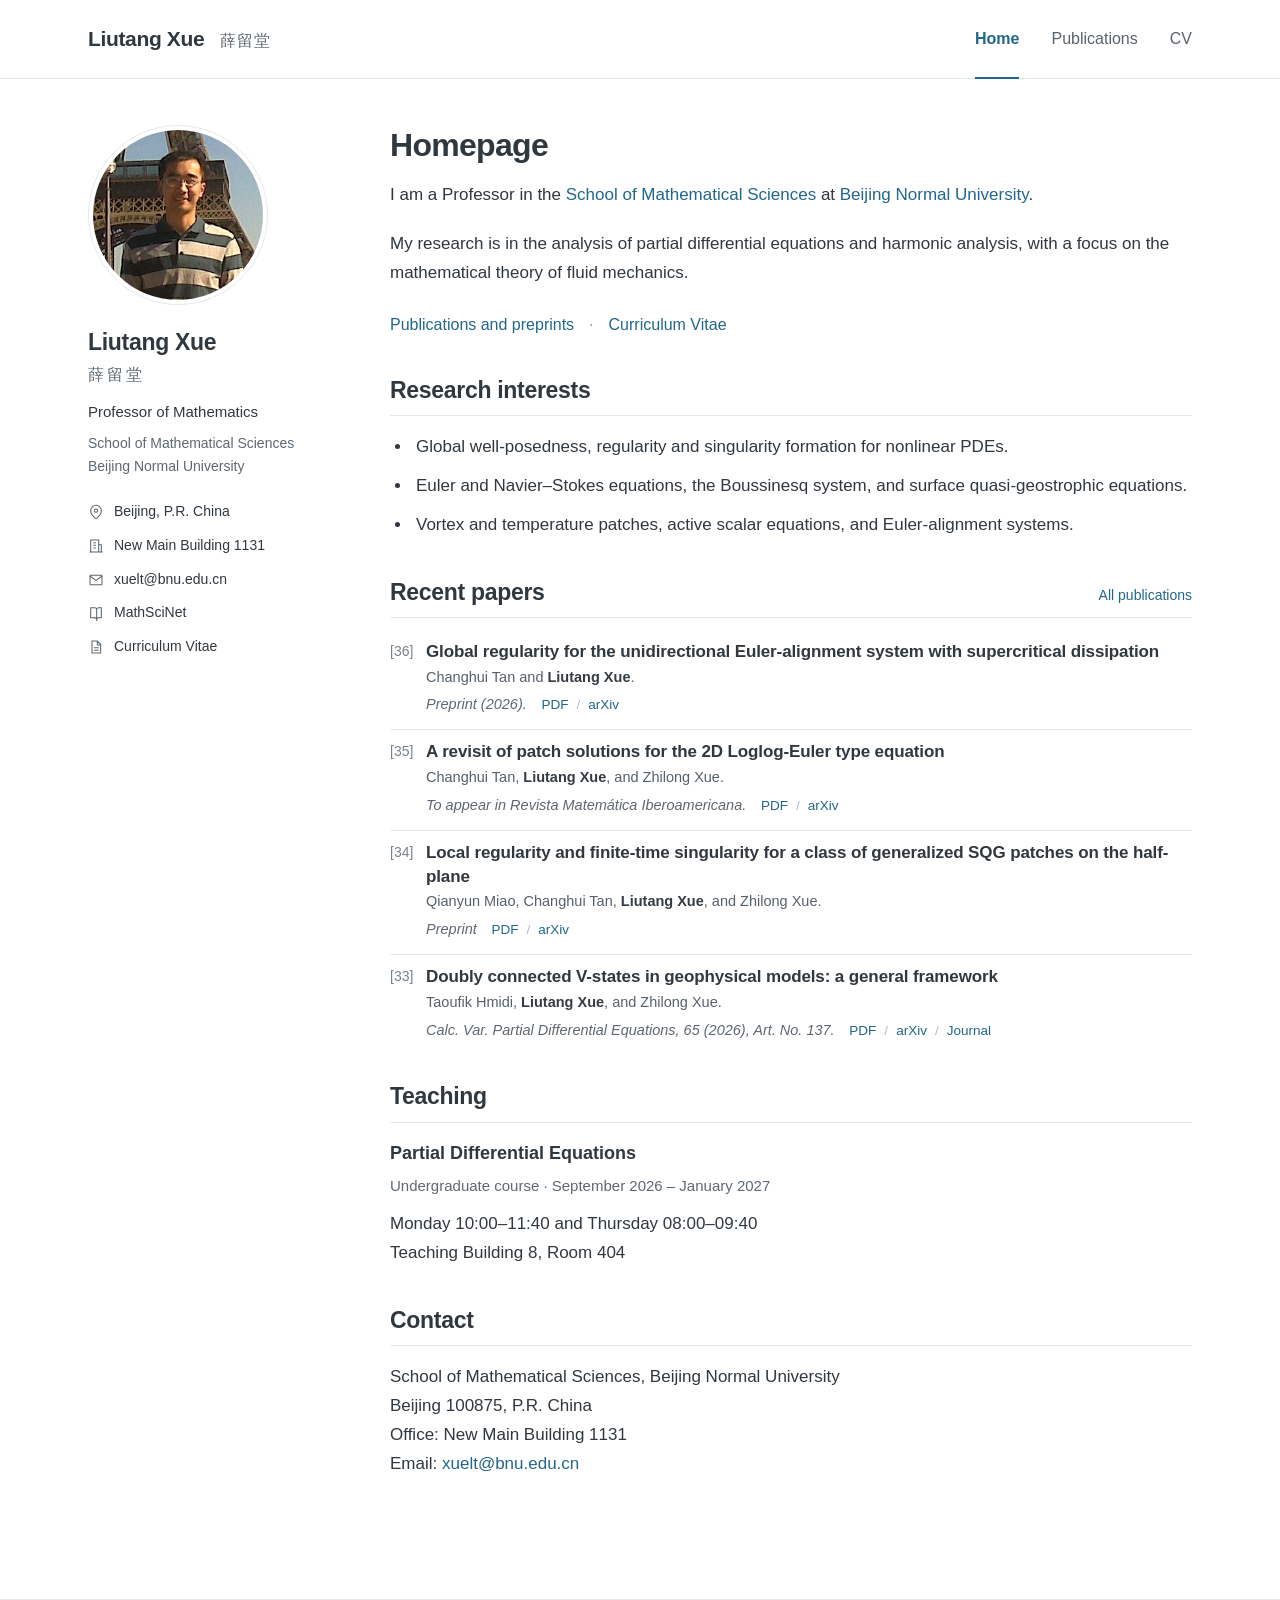
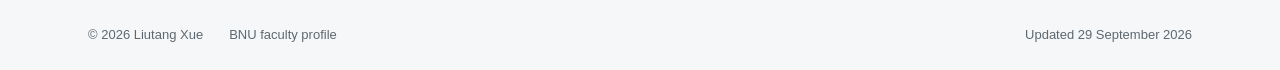
<file: index.html>
<!doctype html>
<html lang="en">
<head>
<meta charset="utf-8">
<meta name="viewport" content="width=device-width, initial-scale=1">
<meta name="description" content="Homepage — Liutang Xue, School of Mathematical Sciences, Beijing Normal University. Research in partial differential equations and mathematical fluid dynamics.">
<meta name="color-scheme" content="light">
<title>Homepage | Liutang Xue</title>
<link rel="icon" type="image/svg+xml" href="data:image/svg+xml,%3Csvg%20xmlns%3D%22http%3A//www.w3.org/2000/svg%22%20viewBox%3D%220%200%2064%2064%22%3E%3Crect%20width%3D%2264%22%20height%3D%2264%22%20rx%3D%2212%22%20fill%3D%22%231e4662%22/%3E%3Ctext%20x%3D%2232%22%20y%3D%2243%22%20text-anchor%3D%22middle%22%20font-family%3D%22Georgia%2Cserif%22%20font-size%3D%2235%22%20fill%3D%22white%22%3ELX%3C/text%3E%3C/svg%3E">
<link rel="stylesheet" href="assets/style.css">
<style id="compact-publications">
/* Shared publication layout, embedded so only these two HTML files need replacing. */
#main > h1 { margin-bottom: 16px; }
#main > .page-intro { margin-bottom: 22px; }
.papers .paper { padding: 0 0 10px 36px; margin-bottom: 10px; }
.papers .paper-title { font-size: 17px; line-height: 1.4; margin: 0 0 3px; }
.papers .paper-authors { font-size: 14.5px; line-height: 1.5; margin: 0 0 2px; }
.papers .paper-journal { display: inline; font-size: 14.5px; line-height: 1.5; margin: 0; }
.papers .paper-links { display: inline-flex; flex-wrap: wrap; align-items: baseline; gap: 8px; font-size: 13.5px; line-height: 1.5; margin: 0 0 0 10px; }
.papers .paper-links a { white-space: nowrap; }
.papers .paper::before { top: 0; line-height: 1.7; }
.papers .paper:last-child { margin-bottom: 0; }
.recent-papers .paper:last-child { padding-bottom: 0; border: 0; }
@media (max-width: 650px) {
  .papers .paper { padding-left: 31px; }
  .papers .paper-title { font-size: 16px; }
  .papers .paper-authors, .papers .paper-journal { font-size: 14px; }
  .papers .paper-links { font-size: 13px; }
}
@media print {
  .papers .paper { padding-bottom: 8px; margin-bottom: 8px; }
  .papers .paper-title { font-size: 11pt; }
  .papers .paper-authors, .papers .paper-journal, .papers .paper-links { font-size: 10pt; }
}
</style></head>
<body>
<a class="skip-link" href="#main">Skip to content</a>
<header class="masthead"><div class="masthead-inner">
<a class="brand" href="index.html">Liutang Xue <span lang="zh-CN">薛留堂</span></a>
<nav aria-label="Main navigation"><a href="index.html" aria-current="page">Home</a><a href="Papers.html">Publications</a><a href="CV.html">CV</a></nav>
</div></header>
<div class="site-layout">
<aside class="profile" aria-label="Personal information">
<img class="portrait" src="assets/xuelt.jpg" alt="Liutang Xue" width="190" height="190">
<div class="profile-copy"><h2>Liutang Xue</h2><p class="chinese-name" lang="zh-CN">薛留堂</p>
<p class="position">Professor of Mathematics</p>
<p class="affiliation"><a href="https://math.bnu.edu.cn/">School of Mathematical Sciences</a><br><a href="https://www.bnu.edu.cn/">Beijing Normal University</a></p>
<ul class="profile-links">
<li><svg class="icon" fill="none" stroke="currentColor" stroke-width="1.6" aria-hidden="true" viewBox="0 0 24 24"><path d="M20 10c0 6-8 12-8 12S4 16 4 10a8 8 0 1 1 16 0Z"></path><circle cx="12" cy="10" r="2.5"></circle></svg><span>Beijing, P.R. China</span></li>
<li><svg class="icon" fill="none" stroke="currentColor" stroke-width="1.6" aria-hidden="true" viewBox="0 0 24 24"><path d="M4 21V3h12v18M2 21h20M16 10h4v11M8 7h4M8 11h4M8 15h4"></path></svg><span>New Main Building 1131</span></li>
<li><svg class="icon" fill="none" stroke="currentColor" stroke-width="1.6" aria-hidden="true" viewBox="0 0 24 24"><rect x="3" y="5" width="18" height="14" rx="1"></rect><path d="m3 6 9 7 9-7"></path></svg><a href="mailto:xuelt@bnu.edu.cn">xuelt@bnu.edu.cn</a></li>
<li><svg class="icon" fill="none" stroke="currentColor" stroke-width="1.6" aria-hidden="true" viewBox="0 0 24 24"><path d="M4 4h6a3 3 0 0 1 3 3v14a4 4 0 0 0-4-2H4Zm16 0h-4a3 3 0 0 0-3 3v14a4 4 0 0 1 4-2h3Z"></path></svg><a href="https://mathscinet.ams.org/mathscinet/search/author.html?mrauthid=854383">MathSciNet</a></li>
<li><svg class="icon" fill="none" stroke="currentColor" stroke-width="1.6" aria-hidden="true" viewBox="0 0 24 24"><path d="M6 3h8l5 5v13H6Z M14 3v6h5M9 13h7M9 17h7"></path></svg><a href="files/xue_cv.pdf" target="_blank" rel="noopener" aria-label="Curriculum Vitae (PDF)">Curriculum Vitae</a></li>
</ul></div>
</aside>
<main id="main" tabindex="-1"><h1>Homepage</h1>
<section class="intro" aria-label="Biography">
<p>I am a Professor in the <a href="https://math.bnu.edu.cn/">School of Mathematical Sciences</a> at <a href="https://www.bnu.edu.cn/">Beijing Normal University</a>.</p>
<p>My research is in the analysis of partial differential equations and harmonic analysis, with a focus on the mathematical theory of fluid mechanics.</p>
<p class="intro-links"><a href="Papers.html">Publications and preprints</a><span aria-hidden="true">·</span><a href="files/xue_cv.pdf" target="_blank" rel="noopener" aria-label="Curriculum Vitae (PDF)">Curriculum Vitae</a></p>
</section>
<section aria-labelledby="research-heading"><h2 id="research-heading">Research interests</h2>
<ul class="research-list"><li>Global well-posedness, regularity and singularity formation for nonlinear PDEs.</li><li>Euler and Navier–Stokes equations, the Boussinesq system, and surface quasi-geostrophic equations.</li><li>Vortex and temperature patches, active scalar equations, and Euler-alignment systems.</li></ul>
</section>
<section aria-labelledby="recent-heading"><div class="section-heading"><h2 id="recent-heading">Recent papers</h2><a href="Papers.html">All publications</a></div>
<ol class="papers recent-papers" reversed start="36"><li class="paper" value="36" id="paper-36">
<h3 class="paper-title">Global regularity for the unidirectional Euler-alignment system with supercritical dissipation</h3>
<p class="paper-authors">Changhui Tan and <strong>Liutang Xue</strong>.</p>
<p class="paper-journal">Preprint (2026).</p>
<p class="paper-links"><a class="file-link" href="papers/TX-EAS-supercrit.pdf" target="_blank" rel="noopener" aria-label="PDF: Global regularity for the unidirectional Euler-alignment system with supercritical dissipation">PDF</a> <span aria-hidden="true">/</span> <a href="https://arxiv.org/abs/2609.25748">arXiv</a> </p>
</li>
<li class="paper" value="35" id="paper-35">
<h3 class="paper-title">A revisit of patch solutions for the 2D Loglog-Euler type equation</h3>
<p class="paper-authors">Changhui Tan, <strong>Liutang Xue</strong>, and Zhilong Xue.</p>
<p class="paper-journal">To appear in Revista Matemática Iberoamericana.</p>
<p class="paper-links"><a class="file-link" href="papers/TXX-LoglogEuler-patch.pdf" target="_blank" rel="noopener" aria-label="PDF: A revisit of patch solutions for the 2D Loglog-Euler type equation">PDF</a> <span aria-hidden="true">/</span> <a href="https://arxiv.org/abs/2510.18759">arXiv</a> </p>
</li>
<li class="paper" value="34" id="paper-34">
<h3 class="paper-title">Local regularity and finite-time singularity for a class of generalized SQG patches on the half-plane</h3>
<p class="paper-authors">Qianyun Miao, Changhui Tan, <strong>Liutang Xue</strong>, and Zhilong Xue.</p>
<p class="paper-journal">Preprint</p>
<p class="paper-links"><a class="file-link" href="papers/MTXX-gSQGpatch.pdf" target="_blank" rel="noopener" aria-label="PDF: Local regularity and finite-time singularity for a class of generalized SQG patches on the half-plane">PDF</a> <span aria-hidden="true">/</span> <a href="https://arxiv.org/abs/2410.19273">arXiv</a> </p>
</li>
<li class="paper" value="33" id="paper-33">
<h3 class="paper-title">Doubly connected V-states in geophysical models: a general framework</h3>
<p class="paper-authors">Taoufik Hmidi, <strong>Liutang Xue</strong>, and Zhilong Xue.</p>
<p class="paper-journal">Calc. Var. Partial Differential Equations, 65 (2026), Art. No. 137.</p>
<p class="paper-links"><a class="file-link" href="papers/HXX-doubVstates.pdf" target="_blank" rel="noopener" aria-label="PDF: Doubly connected V-states in geophysical models: a general framework">PDF</a> <span aria-hidden="true">/</span> <a href="https://arxiv.org/abs/2504.08143">arXiv</a> <span aria-hidden="true">/</span> <a href="https://link.springer.com/article/10.1007/s00526-026-03295-4">Journal</a> </p>
</li>
</ol></section>
<section id="teaching" aria-labelledby="teaching-heading"><h2 id="teaching-heading">Teaching</h2>
<h3 class="course-title">Partial Differential Equations</h3><p class="course-meta">Undergraduate course · September 2026 – January 2027</p>
<p>Monday 10:00–11:40 and Thursday 08:00–09:40<br>Teaching Building 8, Room 404</p>
</section>
<section aria-labelledby="contact-heading"><h2 id="contact-heading">Contact</h2><p>School of Mathematical Sciences, Beijing Normal University<br>Beijing 100875, P.R. China<br>Office: New Main Building 1131<br>Email: <a href="mailto:xuelt@bnu.edu.cn">xuelt@bnu.edu.cn</a></p></section></main>
</div>
<footer class="site-footer"><div><span>© 2026 Liutang Xue</span><a href="https://math.bnu.edu.cn/jzg/szdw/xy/715f042432404a1d8bb5d728465e90d0.htm">BNU faculty profile</a><span>Updated 29 September 2026</span></div></footer>
</body></html>
</file>
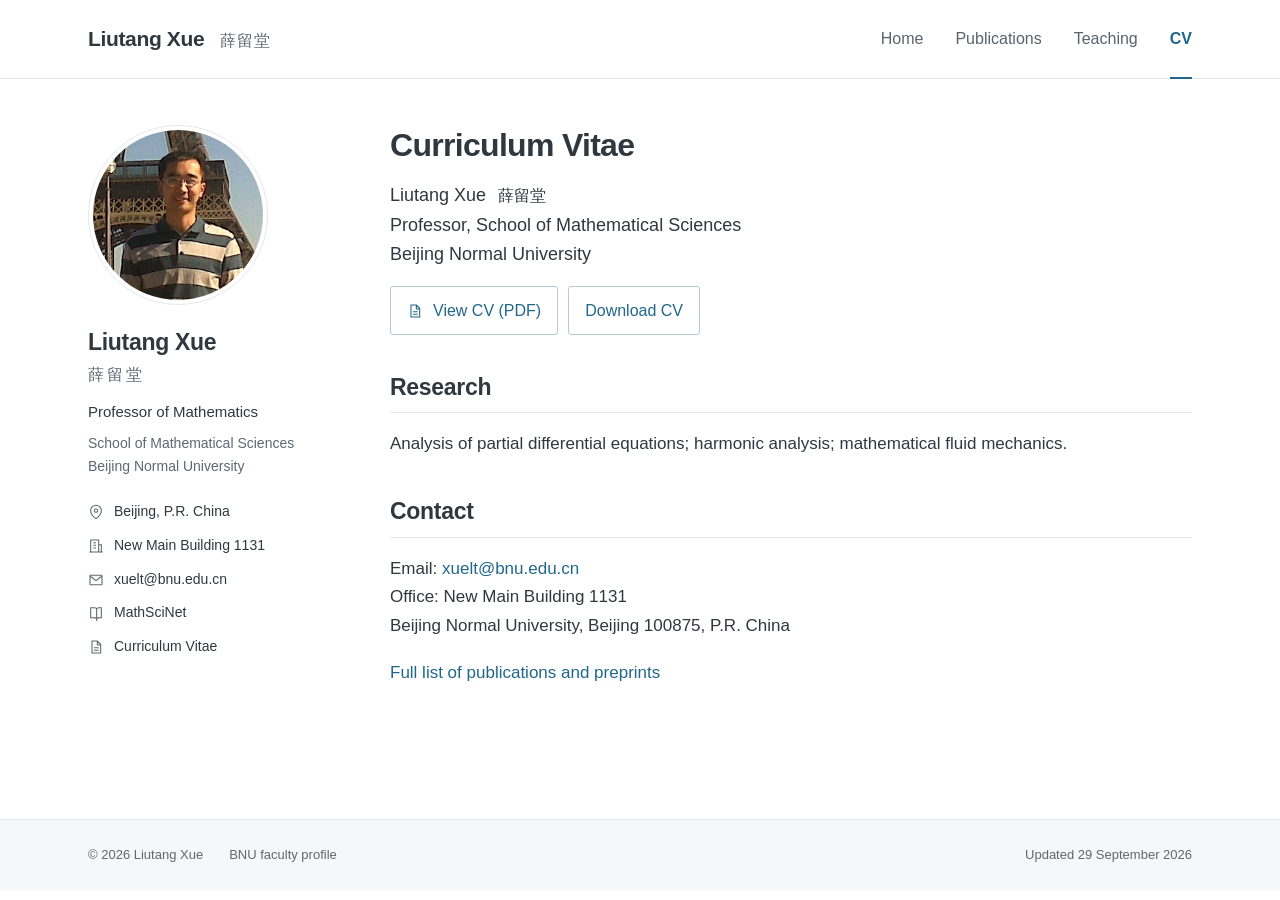
<file: CV.html>
<!doctype html>
<html lang="en">
<head>
<meta charset="utf-8">
<meta name="viewport" content="width=device-width, initial-scale=1">
<meta name="description" content="Curriculum Vitae — Liutang Xue, School of Mathematical Sciences, Beijing Normal University. Research in partial differential equations and mathematical fluid dynamics.">
<meta name="color-scheme" content="light">
<title>Curriculum Vitae | Liutang Xue</title>
<link rel="icon" type="image/svg+xml" href="data:image/svg+xml,%3Csvg%20xmlns%3D%22http%3A//www.w3.org/2000/svg%22%20viewBox%3D%220%200%2064%2064%22%3E%3Crect%20width%3D%2264%22%20height%3D%2264%22%20rx%3D%2212%22%20fill%3D%22%231e4662%22/%3E%3Ctext%20x%3D%2232%22%20y%3D%2243%22%20text-anchor%3D%22middle%22%20font-family%3D%22Georgia%2Cserif%22%20font-size%3D%2235%22%20fill%3D%22white%22%3ELX%3C/text%3E%3C/svg%3E">
<link rel="stylesheet" href="assets/style.css">
<style id="cv-page-style">
#main > h1 { margin-bottom: 16px; }
.cv-intro { line-height: 1.65; margin-bottom: 16px; }
.cv-actions { display: flex; flex-wrap: wrap; gap: 10px; margin-bottom: 22px; }
.cv-actions .download-link { margin: 0; }
</style></head>
<body>
<a class="skip-link" href="#main">Skip to content</a>
<header class="masthead"><div class="masthead-inner">
<a class="brand" href="index.html">Liutang Xue <span lang="zh-CN">薛留堂</span></a>
<nav aria-label="Main navigation"><a href="index.html">Home</a><a href="Papers.html">Publications</a><a href="index.html#teaching">Teaching</a><a href="CV.html" aria-current="page">CV</a></nav>
</div></header>
<div class="site-layout">
<aside class="profile" aria-label="Personal information">
<img class="portrait" src="assets/xuelt.jpg" alt="Liutang Xue" width="190" height="190">
<div class="profile-copy"><h2>Liutang Xue</h2><p class="chinese-name" lang="zh-CN">薛留堂</p>
<p class="position">Professor of Mathematics</p>
<p class="affiliation"><a href="https://math.bnu.edu.cn/">School of Mathematical Sciences</a><br><a href="https://www.bnu.edu.cn/">Beijing Normal University</a></p>
<ul class="profile-links">
<li><svg class="icon" fill="none" stroke="currentColor" stroke-width="1.6" aria-hidden="true" viewBox="0 0 24 24"><path d="M20 10c0 6-8 12-8 12S4 16 4 10a8 8 0 1 1 16 0Z"></path><circle cx="12" cy="10" r="2.5"></circle></svg><span>Beijing, P.R. China</span></li>
<li><svg class="icon" fill="none" stroke="currentColor" stroke-width="1.6" aria-hidden="true" viewBox="0 0 24 24"><path d="M4 21V3h12v18M2 21h20M16 10h4v11M8 7h4M8 11h4M8 15h4"></path></svg><span>New Main Building 1131</span></li>
<li><svg class="icon" fill="none" stroke="currentColor" stroke-width="1.6" aria-hidden="true" viewBox="0 0 24 24"><rect x="3" y="5" width="18" height="14" rx="1"></rect><path d="m3 6 9 7 9-7"></path></svg><a href="mailto:xuelt@bnu.edu.cn">xuelt@bnu.edu.cn</a></li>
<li><svg class="icon" fill="none" stroke="currentColor" stroke-width="1.6" aria-hidden="true" viewBox="0 0 24 24"><path d="M4 4h6a3 3 0 0 1 3 3v14a4 4 0 0 0-4-2H4Zm16 0h-4a3 3 0 0 0-3 3v14a4 4 0 0 1 4-2h3Z"></path></svg><a href="https://mathscinet.ams.org/mathscinet/search/author.html?mrauthid=854383">MathSciNet</a></li>
<li><svg class="icon" fill="none" stroke="currentColor" stroke-width="1.6" aria-hidden="true" viewBox="0 0 24 24"><path d="M6 3h8l5 5v13H6Z M14 3v6h5M9 13h7M9 17h7"></path></svg><a href="files/xue_cv.pdf" target="_blank" rel="noopener" aria-label="Curriculum Vitae (PDF)">Curriculum Vitae</a></li>
</ul></div>
</aside>
<main id="main" tabindex="-1"><h1>Curriculum Vitae</h1>
<p class="cv-intro">Liutang Xue <span lang="zh-CN">薛留堂</span><br>Professor, School of Mathematical Sciences<br>Beijing Normal University</p>
<p class="cv-actions"><a class="download-link file-link" href="files/xue_cv.pdf" target="_blank" rel="noopener" aria-label="View Curriculum Vitae PDF"><svg class="icon" fill="none" stroke="currentColor" stroke-width="1.6" aria-hidden="true" viewBox="0 0 24 24"><path d="M6 3h8l5 5v13H6Z M14 3v6h5M9 13h7M9 17h7"></path></svg><span>View CV (PDF)</span></a><a class="download-link" href="files/xue_cv.pdf" download="Liutang_Xue_CV.pdf" aria-label="Download Curriculum Vitae PDF">Download CV</a></p>
<h2>Research</h2><p>Analysis of partial differential equations; harmonic analysis; mathematical fluid mechanics.</p>
<h2>Contact</h2><p>Email: <a href="mailto:xuelt@bnu.edu.cn">xuelt@bnu.edu.cn</a><br>Office: New Main Building 1131<br>Beijing Normal University, Beijing 100875, P.R. China</p>
<p><a href="Papers.html">Full list of publications and preprints</a></p></main>
</div>
<footer class="site-footer"><div><span>© 2026 Liutang Xue</span><a href="https://math.bnu.edu.cn/jzg/szdw/xy/715f042432404a1d8bb5d728465e90d0.htm">BNU faculty profile</a><span>Updated 29 September 2026</span></div></footer>
</body></html>
</file>
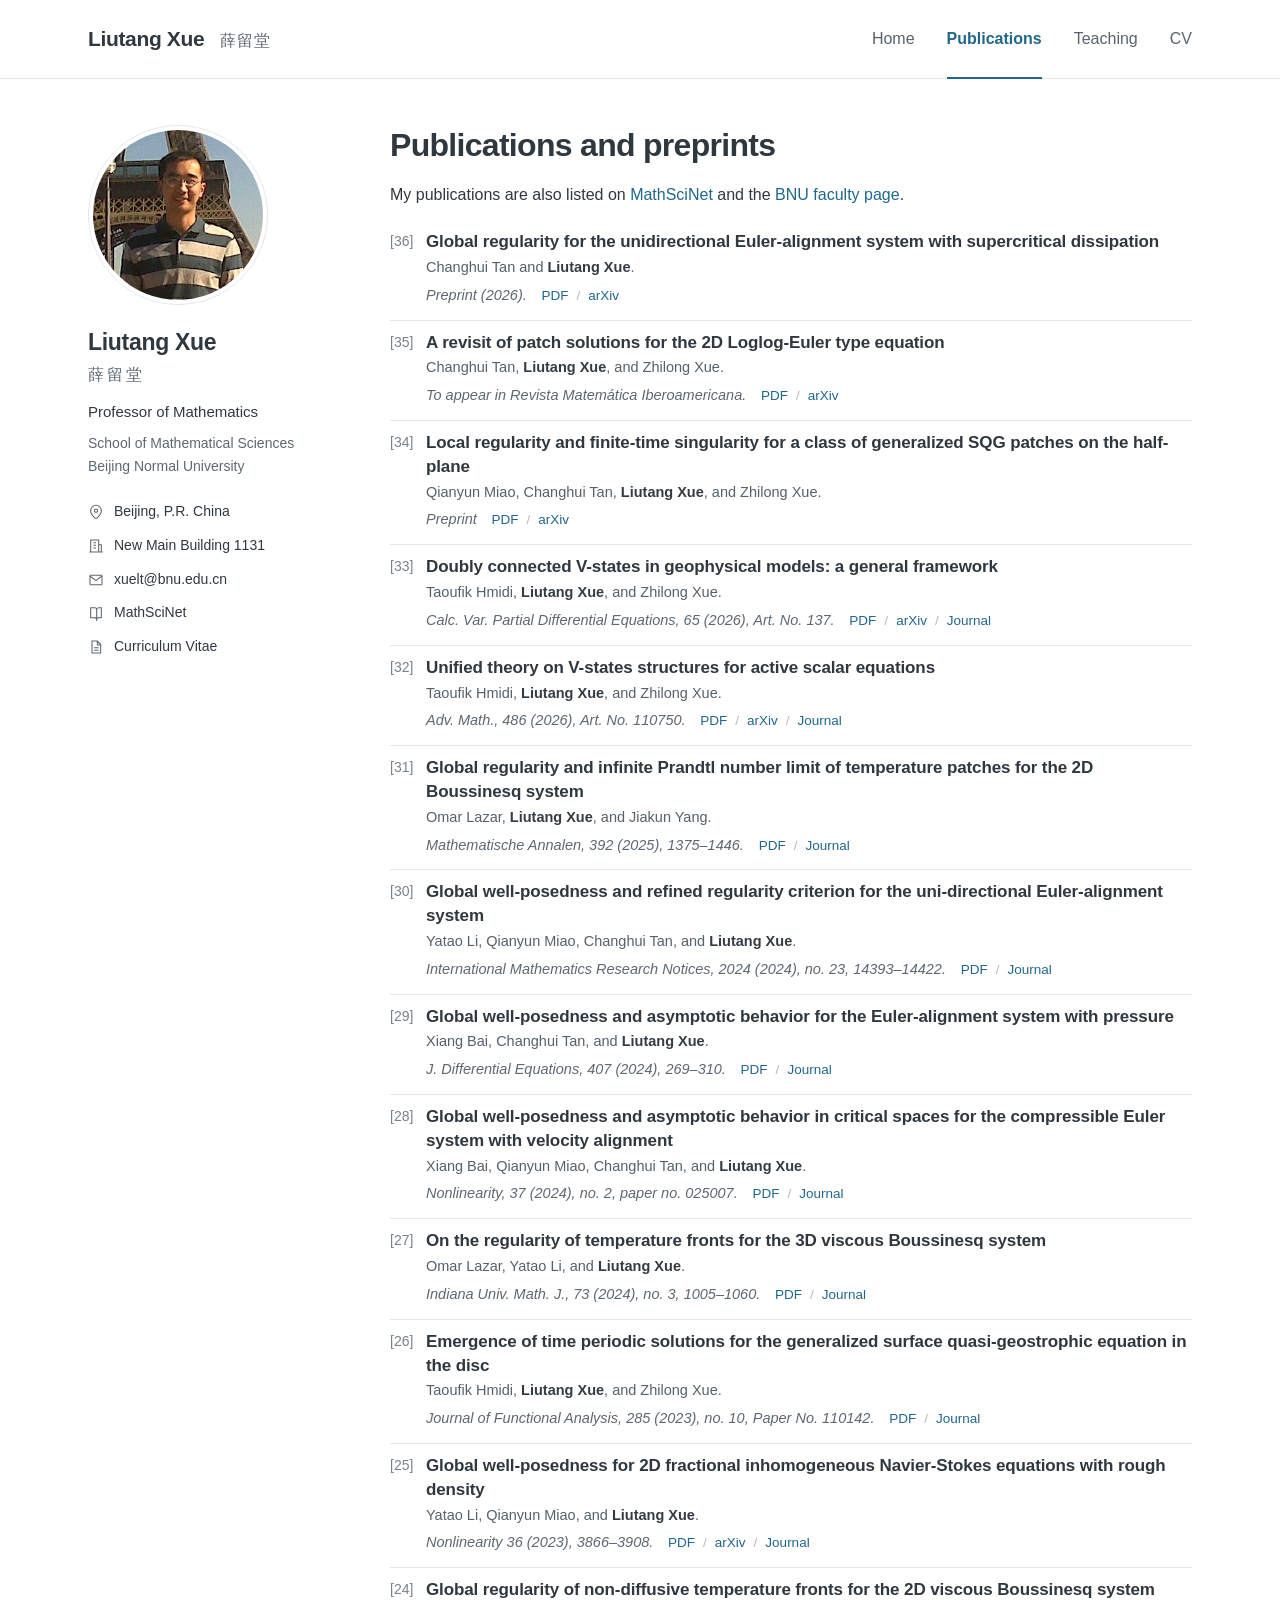
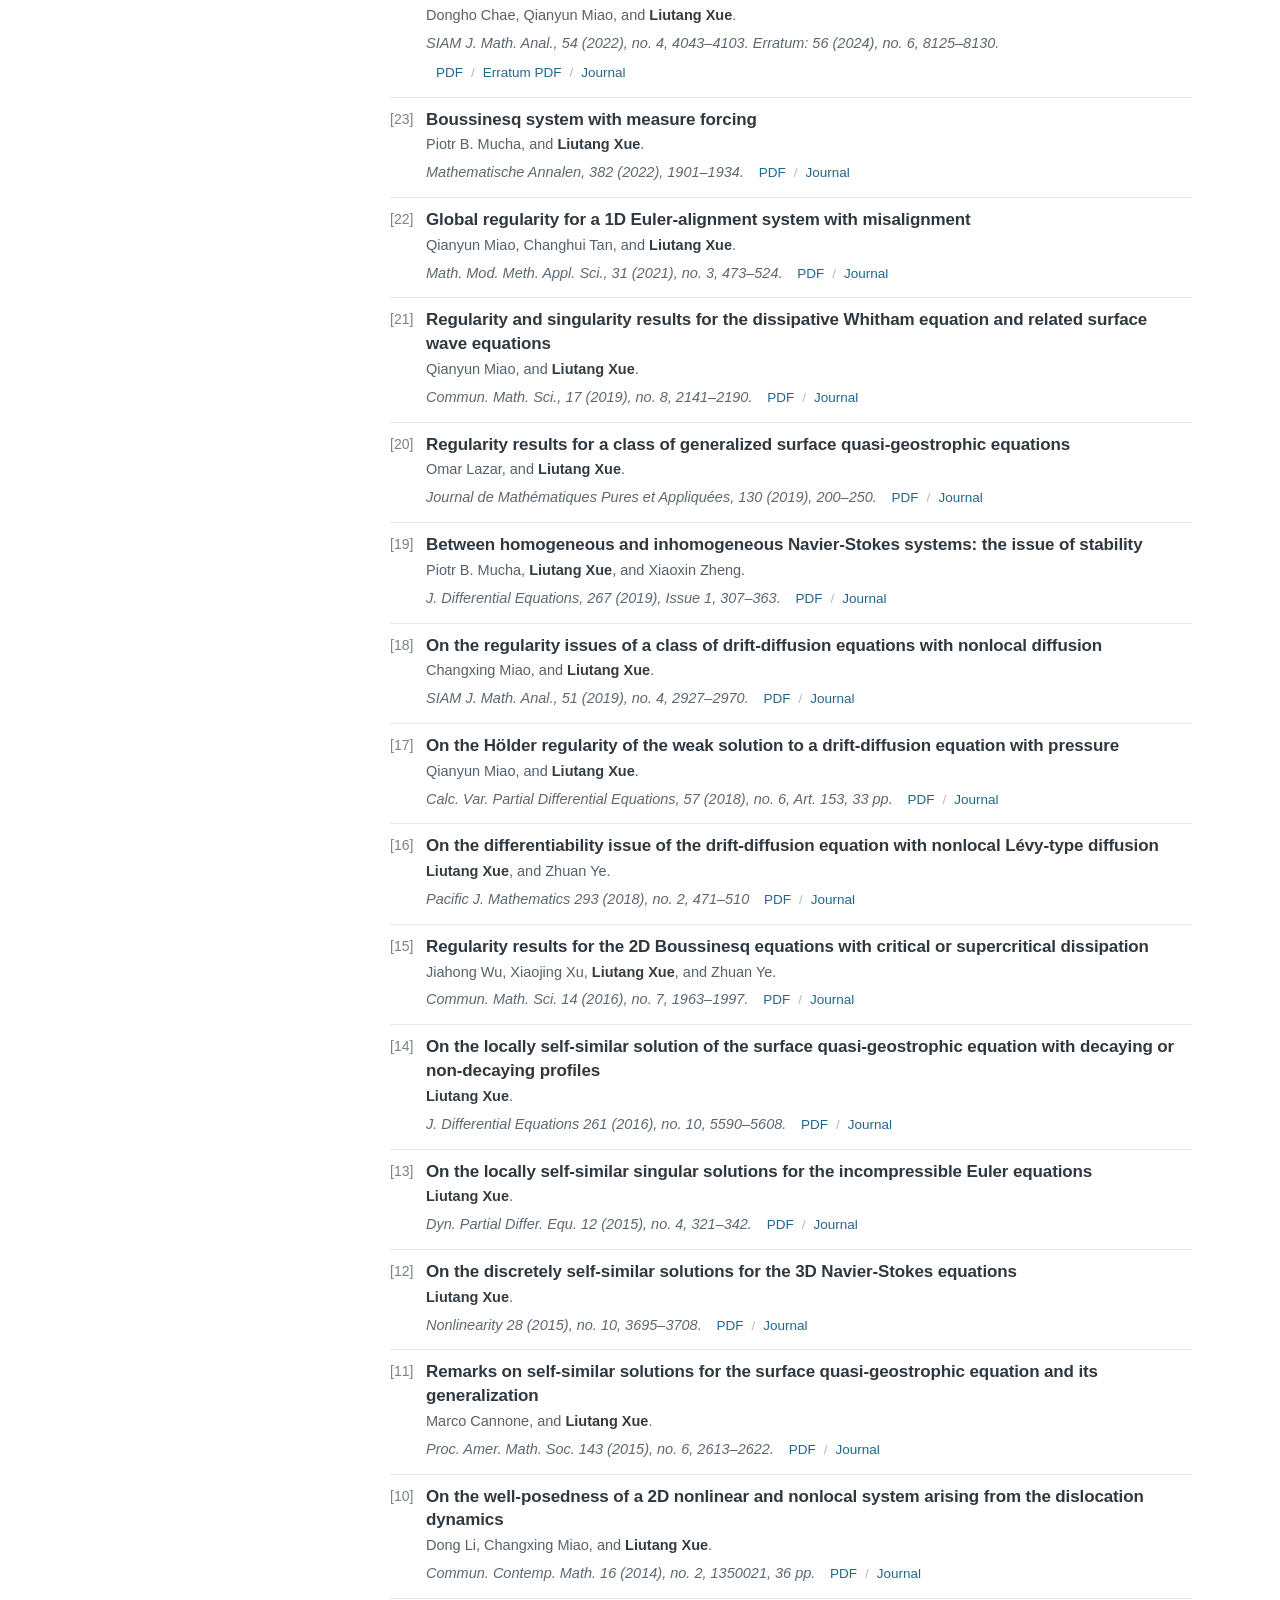
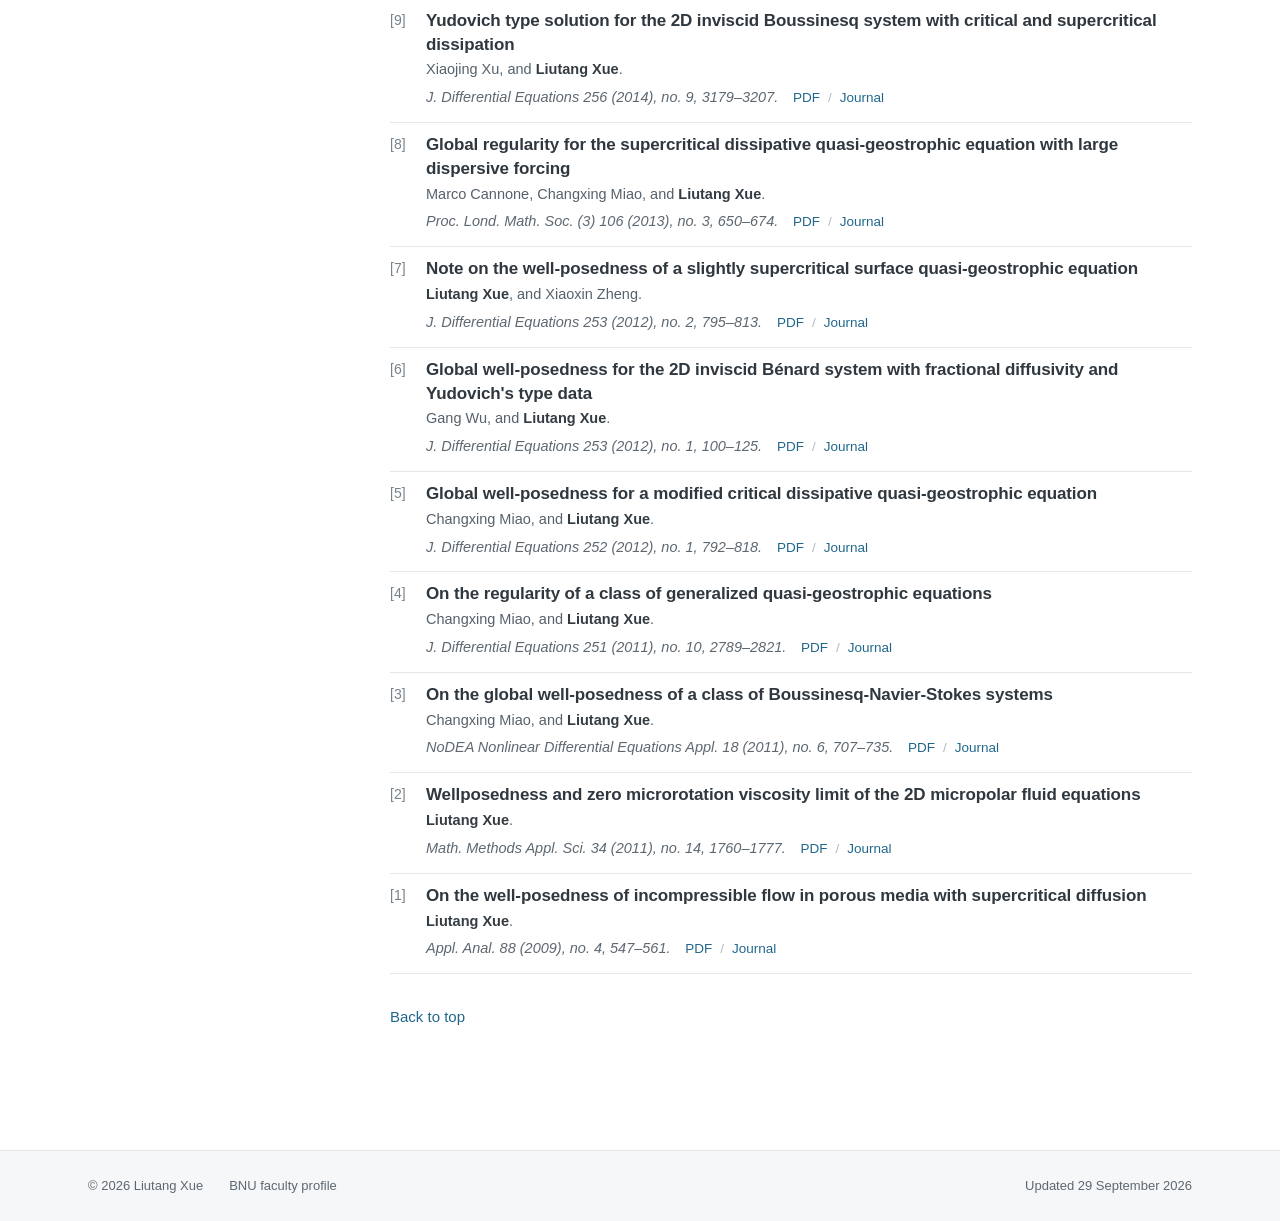
<file: Papers.html>
<!doctype html>
<html lang="en">
<head>
<meta charset="utf-8">
<meta name="viewport" content="width=device-width, initial-scale=1">
<meta name="description" content="Publications and preprints — Liutang Xue, School of Mathematical Sciences, Beijing Normal University. Research in partial differential equations and mathematical fluid dynamics.">
<meta name="color-scheme" content="light">
<title>Publications and preprints | Liutang Xue</title>
<link rel="icon" type="image/svg+xml" href="data:image/svg+xml,%3Csvg%20xmlns%3D%22http%3A//www.w3.org/2000/svg%22%20viewBox%3D%220%200%2064%2064%22%3E%3Crect%20width%3D%2264%22%20height%3D%2264%22%20rx%3D%2212%22%20fill%3D%22%231e4662%22/%3E%3Ctext%20x%3D%2232%22%20y%3D%2243%22%20text-anchor%3D%22middle%22%20font-family%3D%22Georgia%2Cserif%22%20font-size%3D%2235%22%20fill%3D%22white%22%3ELX%3C/text%3E%3C/svg%3E">
<link rel="stylesheet" href="assets/style.css">
<style id="compact-publications">
/* Shared publication layout, embedded so only these two HTML files need replacing. */
#main > h1 { margin-bottom: 16px; }
#main > .page-intro { margin-bottom: 22px; }
.papers .paper { padding: 0 0 10px 36px; margin-bottom: 10px; }
.papers .paper-title { font-size: 17px; line-height: 1.4; margin: 0 0 3px; }
.papers .paper-authors { font-size: 14.5px; line-height: 1.5; margin: 0 0 2px; }
.papers .paper-journal { display: inline; font-size: 14.5px; line-height: 1.5; margin: 0; }
.papers .paper-links { display: inline-flex; flex-wrap: wrap; align-items: baseline; gap: 8px; font-size: 13.5px; line-height: 1.5; margin: 0 0 0 10px; }
.papers .paper-links a { white-space: nowrap; }
.papers .paper::before { top: 0; line-height: 1.7; }
.papers .paper:last-child { margin-bottom: 0; }
.recent-papers .paper:last-child { padding-bottom: 0; border: 0; }
@media (max-width: 650px) {
  .papers .paper { padding-left: 31px; }
  .papers .paper-title { font-size: 16px; }
  .papers .paper-authors, .papers .paper-journal { font-size: 14px; }
  .papers .paper-links { font-size: 13px; }
}
@media print {
  .papers .paper { padding-bottom: 8px; margin-bottom: 8px; }
  .papers .paper-title { font-size: 11pt; }
  .papers .paper-authors, .papers .paper-journal, .papers .paper-links { font-size: 10pt; }
}
</style></head>
<body>
<a class="skip-link" href="#main">Skip to content</a>
<header class="masthead"><div class="masthead-inner">
<a class="brand" href="index.html">Liutang Xue <span lang="zh-CN">薛留堂</span></a>
<nav aria-label="Main navigation"><a href="index.html">Home</a><a href="Papers.html" aria-current="page">Publications</a><a href="index.html#teaching">Teaching</a><a href="CV.html">CV</a></nav>
</div></header>
<div class="site-layout">
<aside class="profile" aria-label="Personal information">
<img class="portrait" src="assets/xuelt.jpg" alt="Liutang Xue" width="190" height="190">
<div class="profile-copy"><h2>Liutang Xue</h2><p class="chinese-name" lang="zh-CN">薛留堂</p>
<p class="position">Professor of Mathematics</p>
<p class="affiliation"><a href="https://math.bnu.edu.cn/">School of Mathematical Sciences</a><br><a href="https://www.bnu.edu.cn/">Beijing Normal University</a></p>
<ul class="profile-links">
<li><svg class="icon" fill="none" stroke="currentColor" stroke-width="1.6" aria-hidden="true" viewBox="0 0 24 24"><path d="M20 10c0 6-8 12-8 12S4 16 4 10a8 8 0 1 1 16 0Z"></path><circle cx="12" cy="10" r="2.5"></circle></svg><span>Beijing, P.R. China</span></li>
<li><svg class="icon" fill="none" stroke="currentColor" stroke-width="1.6" aria-hidden="true" viewBox="0 0 24 24"><path d="M4 21V3h12v18M2 21h20M16 10h4v11M8 7h4M8 11h4M8 15h4"></path></svg><span>New Main Building 1131</span></li>
<li><svg class="icon" fill="none" stroke="currentColor" stroke-width="1.6" aria-hidden="true" viewBox="0 0 24 24"><rect x="3" y="5" width="18" height="14" rx="1"></rect><path d="m3 6 9 7 9-7"></path></svg><a href="mailto:xuelt@bnu.edu.cn">xuelt@bnu.edu.cn</a></li>
<li><svg class="icon" fill="none" stroke="currentColor" stroke-width="1.6" aria-hidden="true" viewBox="0 0 24 24"><path d="M4 4h6a3 3 0 0 1 3 3v14a4 4 0 0 0-4-2H4Zm16 0h-4a3 3 0 0 0-3 3v14a4 4 0 0 1 4-2h3Z"></path></svg><a href="https://mathscinet.ams.org/mathscinet/search/author.html?mrauthid=854383">MathSciNet</a></li>
<li><svg class="icon" fill="none" stroke="currentColor" stroke-width="1.6" aria-hidden="true" viewBox="0 0 24 24"><path d="M6 3h8l5 5v13H6Z M14 3v6h5M9 13h7M9 17h7"></path></svg><a href="files/xue_cv.pdf" target="_blank" rel="noopener" aria-label="Curriculum Vitae (PDF)">Curriculum Vitae</a></li>
</ul></div>
</aside>
<main id="main" tabindex="-1"><h1>Publications and preprints</h1><p class="page-intro">My publications are also listed on <a href="https://mathscinet.ams.org/mathscinet/search/author.html?mrauthid=854383">MathSciNet</a> and the <a href="https://math.bnu.edu.cn/jzg/szdw/xy/715f042432404a1d8bb5d728465e90d0.htm">BNU faculty page</a>.</p><ol class="papers full-papers" reversed start="36"><li class="paper" value="36" id="paper-36">
<h3 class="paper-title">Global regularity for the unidirectional Euler-alignment system with supercritical dissipation</h3>
<p class="paper-authors">Changhui Tan and <strong>Liutang Xue</strong>.</p>
<p class="paper-journal">Preprint (2026).</p>
<p class="paper-links"><a class="file-link" href="papers/TX-EAS-supercrit.pdf" target="_blank" rel="noopener" aria-label="PDF: Global regularity for the unidirectional Euler-alignment system with supercritical dissipation">PDF</a> <span aria-hidden="true">/</span> <a href="https://arxiv.org/abs/2609.25748">arXiv</a> </p>
</li>
<li class="paper" value="35" id="paper-35">
<h3 class="paper-title">A revisit of patch solutions for the 2D Loglog-Euler type equation</h3>
<p class="paper-authors">Changhui Tan, <strong>Liutang Xue</strong>, and Zhilong Xue.</p>
<p class="paper-journal">To appear in Revista Matemática Iberoamericana.</p>
<p class="paper-links"><a class="file-link" href="papers/TXX-LoglogEuler-patch.pdf" target="_blank" rel="noopener" aria-label="PDF: A revisit of patch solutions for the 2D Loglog-Euler type equation">PDF</a> <span aria-hidden="true">/</span> <a href="https://arxiv.org/abs/2510.18759">arXiv</a> </p>
</li><li class="paper" value="34" id="paper-34">
<h3 class="paper-title">Local regularity and finite-time singularity for a class of generalized SQG patches on the half-plane</h3>
<p class="paper-authors">Qianyun Miao, Changhui Tan, <strong>Liutang Xue</strong>, and Zhilong Xue.</p>
<p class="paper-journal">Preprint</p>
<p class="paper-links"><a class="file-link" href="papers/MTXX-gSQGpatch.pdf" target="_blank" rel="noopener" aria-label="PDF: Local regularity and finite-time singularity for a class of generalized SQG patches on the half-plane">PDF</a> <span aria-hidden="true">/</span> <a href="https://arxiv.org/abs/2410.19273">arXiv</a> </p>
</li><li class="paper" value="33" id="paper-33">
<h3 class="paper-title">Doubly connected V-states in geophysical models: a general framework</h3>
<p class="paper-authors">Taoufik Hmidi, <strong>Liutang Xue</strong>, and Zhilong Xue.</p>
<p class="paper-journal">Calc. Var. Partial Differential Equations, 65 (2026), Art. No. 137.</p>
<p class="paper-links"><a class="file-link" href="papers/HXX-doubVstates.pdf" target="_blank" rel="noopener" aria-label="PDF: Doubly connected V-states in geophysical models: a general framework">PDF</a> <span aria-hidden="true">/</span> <a href="https://arxiv.org/abs/2504.08143">arXiv</a> <span aria-hidden="true">/</span> <a href="https://link.springer.com/article/10.1007/s00526-026-03295-4">Journal</a> </p>
</li><li class="paper" value="32" id="paper-32">
<h3 class="paper-title">Unified theory on V-states structures for active scalar equations</h3>
<p class="paper-authors">Taoufik Hmidi, <strong>Liutang Xue</strong>, and Zhilong Xue.</p>
<p class="paper-journal">Adv. Math., 486 (2026), Art. No. 110750.</p>
<p class="paper-links"><a class="file-link" href="papers/HXX-Vstate-gene.pdf" target="_blank" rel="noopener" aria-label="PDF: Unified theory on V-states structures for active scalar equations">PDF</a> <span aria-hidden="true">/</span> <a href="https://arxiv.org/abs/2312.02874">arXiv</a> <span aria-hidden="true">/</span> <a href="https://www.sciencedirect.com/science/article/pii/S0001870825006486">Journal</a> </p>
</li><li class="paper" value="31" id="paper-31">
<h3 class="paper-title">Global regularity and infinite Prandtl number limit of temperature patches for the 2D Boussinesq system</h3>
<p class="paper-authors">Omar Lazar, <strong>Liutang Xue</strong>, and Jiakun Yang.</p>
<p class="paper-journal">Mathematische Annalen, 392 (2025), 1375–1446.</p>
<p class="paper-links"><a class="file-link" href="papers/LXY-fracBouss-patch.pdf" target="_blank" rel="noopener" aria-label="PDF: Global regularity and infinite Prandtl number limit of temperature patches for the 2D Boussinesq system">PDF</a> <span aria-hidden="true">/</span> <a href="https://link.springer.com/article/10.1007/s00208-025-03114-9">Journal</a> </p>
</li><li class="paper" value="30" id="paper-30">
<h3 class="paper-title">Global well-posedness and refined regularity criterion for the uni-directional Euler-alignment system</h3>
<p class="paper-authors">Yatao Li, Qianyun Miao, Changhui Tan, and <strong>Liutang Xue</strong>.</p>
<p class="paper-journal">International Mathematics Research Notices, 2024 (2024), no. 23, 14393–14422.</p>
<p class="paper-links"><a class="file-link" href="papers/LMTX-uniEAS.pdf" target="_blank" rel="noopener" aria-label="PDF: Global well-posedness and refined regularity criterion for the uni-directional Euler-alignment system">PDF</a> <span aria-hidden="true">/</span> <a href="https://academic.oup.com/imrn/advance-article/doi/10.1093/imrn/rnae246/7855356">Journal</a> </p>
</li><li class="paper" value="29" id="paper-29">
<h3 class="paper-title">Global well-posedness and asymptotic behavior for the Euler-alignment system with pressure</h3>
<p class="paper-authors">Xiang Bai, Changhui Tan, and <strong>Liutang Xue</strong>.</p>
<p class="paper-journal">J. Differential Equations, 407 (2024), 269–310.</p>
<p class="paper-links"><a class="file-link" href="papers/BXX-EAS-press2.pdf" target="_blank" rel="noopener" aria-label="PDF: Global well-posedness and asymptotic behavior for the Euler-alignment system with pressure">PDF</a> <span aria-hidden="true">/</span> <a href="https://www.sciencedirect.com/science/article/pii/S0022039624003929?via%3Dihub">Journal</a> </p>
</li><li class="paper" value="28" id="paper-28">
<h3 class="paper-title">Global well-posedness and asymptotic behavior in critical spaces for the compressible Euler system with velocity alignment</h3>
<p class="paper-authors">Xiang Bai, Qianyun Miao, Changhui Tan, and <strong>Liutang Xue</strong>.</p>
<p class="paper-journal">Nonlinearity, 37 (2024), no. 2, paper no. 025007.</p>
<p class="paper-links"><a class="file-link" href="papers/BMTX-EAS-press.pdf" target="_blank" rel="noopener" aria-label="PDF: Global well-posedness and asymptotic behavior in critical spaces for the compressible Euler system with velocity alignment">PDF</a> <span aria-hidden="true">/</span> <a href="https://iopscience.iop.org/article/10.1088/1361-6544/ad140b">Journal</a> </p>
</li><li class="paper" value="27" id="paper-27">
<h3 class="paper-title">On the regularity of temperature fronts for the 3D viscous Boussinesq system</h3>
<p class="paper-authors">Omar Lazar, Yatao Li, and <strong>Liutang Xue</strong>.</p>
<p class="paper-journal">Indiana Univ. Math. J., 73 (2024), no. 3, 1005–1060.</p>
<p class="paper-links"><a class="file-link" href="papers/LLX-3DBouss-patch.pdf" target="_blank" rel="noopener" aria-label="PDF: On the regularity of temperature fronts for the 3D viscous Boussinesq system">PDF</a> <span aria-hidden="true">/</span> <a href="https://www.iumj.indiana.edu/IUMJ/ISSUE/2024/3">Journal</a> </p>
</li><li class="paper" value="26" id="paper-26">
<h3 class="paper-title">Emergence of time periodic solutions for the generalized surface quasi-geostrophic equation in the disc</h3>
<p class="paper-authors">Taoufik Hmidi, <strong>Liutang Xue</strong>, and Zhilong Xue.</p>
<p class="paper-journal">Journal of Functional Analysis, 285 (2023), no. 10, Paper No. 110142.</p>
<p class="paper-links"><a class="file-link" href="papers/HXX-gSQG-Vstate.pdf" target="_blank" rel="noopener" aria-label="PDF: Emergence of time periodic solutions for the generalized surface quasi-geostrophic equation in the disc">PDF</a> <span aria-hidden="true">/</span> <a href="https://www.sciencedirect.com/science/article/pii/S0022123623002999?via%3Dihub">Journal</a> </p>
</li><li class="paper" value="25" id="paper-25">
<h3 class="paper-title">Global well-posedness for 2D fractional inhomogeneous Navier-Stokes equations with rough density</h3>
<p class="paper-authors">Yatao Li, Qianyun Miao, and <strong>Liutang Xue</strong>.</p>
<p class="paper-journal">Nonlinearity 36 (2023), 3866–3908.</p>
<p class="paper-links"><a class="file-link" href="papers/LMX-fracINS.pdf" target="_blank" rel="noopener" aria-label="PDF: Global well-posedness for 2D fractional inhomogeneous Navier-Stokes equations with rough density">PDF</a> <span aria-hidden="true">/</span> <a href="https://arxiv.org/abs/2111.12235">arXiv</a> <span aria-hidden="true">/</span> <a href="https://iopscience.iop.org/article/10.1088/1361-6544/acda75">Journal</a> </p>
</li><li class="paper" value="24" id="paper-24">
<h3 class="paper-title">Global regularity of non-diffusive temperature fronts for the 2D viscous Boussinesq system</h3>
<p class="paper-authors">Dongho Chae, Qianyun Miao, and <strong>Liutang Xue</strong>.</p>
<p class="paper-journal">SIAM J. Math. Anal., 54 (2022), no. 4, 4043–4103. Erratum: 56 (2024), no. 6, 8125–8130.</p>
<p class="paper-links"><a class="file-link" href="papers/CMX-2DBouss-patch.pdf" target="_blank" rel="noopener" aria-label="PDF: Global regularity of non-diffusive temperature fronts for the 2D viscous Boussinesq system">PDF</a> <span aria-hidden="true">/</span> <a class="file-link" href="papers/Erratum-SIMA.pdf" target="_blank" rel="noopener" aria-label="Erratum PDF: Global regularity of non-diffusive temperature fronts for the 2D viscous Boussinesq system">Erratum PDF</a> <span aria-hidden="true">/</span> <a href="https://epubs.siam.org/doi/10.1137/21M1457345">Journal</a> </p>
</li><li class="paper" value="23" id="paper-23">
<h3 class="paper-title">Boussinesq system with measure forcing</h3>
<p class="paper-authors">Piotr B. Mucha, and <strong>Liutang Xue</strong>.</p>
<p class="paper-journal">Mathematische Annalen, 382 (2022), 1901–1934.</p>
<p class="paper-links"><a class="file-link" href="papers/MX-BoussEq.pdf" target="_blank" rel="noopener" aria-label="PDF: Boussinesq system with measure forcing">PDF</a> <span aria-hidden="true">/</span> <a href="https://link.springer.com/article/10.1007/s00208-020-02084-4">Journal</a> </p>
</li><li class="paper" value="22" id="paper-22">
<h3 class="paper-title">Global regularity for a 1D Euler-alignment system with misalignment</h3>
<p class="paper-authors">Qianyun Miao, Changhui Tan, and <strong>Liutang Xue</strong>.</p>
<p class="paper-journal">Math. Mod. Meth. Appl. Sci., 31 (2021), no. 3, 473–524.</p>
<p class="paper-links"><a class="file-link" href="papers/MTX-GR-1D-EAS.pdf" target="_blank" rel="noopener" aria-label="PDF: Global regularity for a 1D Euler-alignment system with misalignment">PDF</a> <span aria-hidden="true">/</span> <a href="https://www.worldscientific.com/doi/abs/10.1142/S021820252150010X">Journal</a> </p>
</li><li class="paper" value="21" id="paper-21">
<h3 class="paper-title">Regularity and singularity results for the dissipative Whitham equation and related surface wave equations</h3>
<p class="paper-authors">Qianyun Miao, and <strong>Liutang Xue</strong>.</p>
<p class="paper-journal">Commun. Math. Sci., 17 (2019), no. 8, 2141–2190.</p>
<p class="paper-links"><a class="file-link" href="papers/MX-WhithamEq.pdf" target="_blank" rel="noopener" aria-label="PDF: Regularity and singularity results for the dissipative Whitham equation and related surface wave equations">PDF</a> <span aria-hidden="true">/</span> <a href="https://www.intlpress.com/site/pub/pages/journals/items/cms/content/vols/0017/0008/a004/index.php">Journal</a> </p>
</li><li class="paper" value="20" id="paper-20">
<h3 class="paper-title">Regularity results for a class of generalized surface quasi-geostrophic equations</h3>
<p class="paper-authors">Omar Lazar, and <strong>Liutang Xue</strong>.</p>
<p class="paper-journal">Journal de Mathématiques Pures et Appliquées, 130 (2019), 200–250.</p>
<p class="paper-links"><a class="file-link" href="papers/LX_gSQG-Regu.pdf" target="_blank" rel="noopener" aria-label="PDF: Regularity results for a class of generalized surface quasi-geostrophic equations">PDF</a> <span aria-hidden="true">/</span> <a href="https://www.sciencedirect.com/science/article/pii/S0021782419300170">Journal</a> </p>
</li><li class="paper" value="19" id="paper-19">
<h3 class="paper-title">Between homogeneous and inhomogeneous Navier-Stokes systems: the issue of stability</h3>
<p class="paper-authors">Piotr B. Mucha, <strong>Liutang Xue</strong>, and Xiaoxin Zheng.</p>
<p class="paper-journal">J. Differential Equations, 267 (2019), Issue 1, 307–363.</p>
<p class="paper-links"><a class="file-link" href="papers/MXZ_InhomNS.pdf" target="_blank" rel="noopener" aria-label="PDF: Between homogeneous and inhomogeneous Navier-Stokes systems: the issue of stability">PDF</a> <span aria-hidden="true">/</span> <a href="https://www.sciencedirect.com/science/article/pii/S0022039619300208?dgcid=author">Journal</a> </p>
</li><li class="paper" value="18" id="paper-18">
<h3 class="paper-title">On the regularity issues of a class of drift-diffusion equations with nonlocal diffusion</h3>
<p class="paper-authors">Changxing Miao, and <strong>Liutang Xue</strong>.</p>
<p class="paper-journal">SIAM J. Math. Anal., 51 (2019), no. 4, 2927–2970.</p>
<p class="paper-links"><a class="file-link" href="papers/MX_reg-DD.pdf" target="_blank" rel="noopener" aria-label="PDF: On the regularity issues of a class of drift-diffusion equations with nonlocal diffusion">PDF</a> <span aria-hidden="true">/</span> <a href="https://epubs.siam.org/doi/abs/10.1137/17M1158537">Journal</a> </p>
</li><li class="paper" value="17" id="paper-17">
<h3 class="paper-title">On the Hölder regularity of the weak solution to a drift-diffusion equation with pressure</h3>
<p class="paper-authors">Qianyun Miao, and <strong>Liutang Xue</strong>.</p>
<p class="paper-journal">Calc. Var. Partial Differential Equations, 57 (2018), no. 6, Art. 153, 33 pp.</p>
<p class="paper-links"><a class="file-link" href="papers/MX_DDeqRegu.pdf" target="_blank" rel="noopener" aria-label="PDF: On the Hölder regularity of the weak solution to a drift-diffusion equation with pressure">PDF</a> <span aria-hidden="true">/</span> <a href="https://link.springer.com/article/10.1007%2Fs00526-018-1438-3">Journal</a> </p>
</li><li class="paper" value="16" id="paper-16">
<h3 class="paper-title">On the differentiability issue of the drift-diffusion equation with nonlocal Lévy-type diffusion</h3>
<p class="paper-authors"><strong>Liutang Xue</strong>, and Zhuan Ye.</p>
<p class="paper-journal">Pacific J. Mathematics 293 (2018), no. 2, 471–510</p>
<p class="paper-links"><a class="file-link" href="papers/XY_diff-DD.pdf" target="_blank" rel="noopener" aria-label="PDF: On the differentiability issue of the drift-diffusion equation with nonlocal Lévy-type diffusion">PDF</a> <span aria-hidden="true">/</span> <a href="https://msp.org/pjm/2018/293-2/p08.xhtml">Journal</a> </p>
</li><li class="paper" value="15" id="paper-15">
<h3 class="paper-title">Regularity results for the 2D Boussinesq equations with critical or supercritical dissipation</h3>
<p class="paper-authors">Jiahong Wu, Xiaojing Xu, <strong>Liutang Xue</strong>, and Zhuan Ye.</p>
<p class="paper-journal">Commun. Math. Sci. 14 (2016), no. 7, 1963–1997.</p>
<p class="paper-links"><a class="file-link" href="papers/WXXY_Bouss.pdf" target="_blank" rel="noopener" aria-label="PDF: Regularity results for the 2D Boussinesq equations with critical or supercritical dissipation">PDF</a> <span aria-hidden="true">/</span> <a href="https://www.intlpress.com/site/pub/pages/journals/items/cms/content/vols/0014/0007/a009/index.php">Journal</a> </p>
</li><li class="paper" value="14" id="paper-14">
<h3 class="paper-title">On the locally self-similar solution of the surface quasi-geostrophic equation with decaying or non-decaying profiles</h3>
<p class="paper-authors"><strong>Liutang Xue</strong>.</p>
<p class="paper-journal">J. Differential Equations 261 (2016), no. 10, 5590–5608.</p>
<p class="paper-links"><a class="file-link" href="papers/X_SS-SQG.pdf" target="_blank" rel="noopener" aria-label="PDF: On the locally self-similar solution of the surface quasi-geostrophic equation with decaying or non-decaying profiles">PDF</a> <span aria-hidden="true">/</span> <a href="http://www.sciencedirect.com/science/article/pii/S0022039616302170">Journal</a> </p>
</li><li class="paper" value="13" id="paper-13">
<h3 class="paper-title">On the locally self-similar singular solutions for the incompressible Euler equations</h3>
<p class="paper-authors"><strong>Liutang Xue</strong>.</p>
<p class="paper-journal">Dyn. Partial Differ. Equ. 12 (2015), no. 4, 321–342.</p>
<p class="paper-links"><a class="file-link" href="papers/X_SS-Euler.pdf" target="_blank" rel="noopener" aria-label="PDF: On the locally self-similar singular solutions for the incompressible Euler equations">PDF</a> <span aria-hidden="true">/</span> <a href="http://www.intlpress.com/site/pub/pages/journals/items/dpde/content/vols/0012/0004/a002/">Journal</a> </p>
</li><li class="paper" value="12" id="paper-12">
<h3 class="paper-title">On the discretely self-similar solutions for the 3D Navier-Stokes equations</h3>
<p class="paper-authors"><strong>Liutang Xue</strong>.</p>
<p class="paper-journal">Nonlinearity 28 (2015), no. 10, 3695–3708.</p>
<p class="paper-links"><a class="file-link" href="papers/X_DSS-NS.pdf" target="_blank" rel="noopener" aria-label="PDF: On the discretely self-similar solutions for the 3D Navier-Stokes equations">PDF</a> <span aria-hidden="true">/</span> <a href="http://iopscience.iop.org/article/10.1088/0951-7715/28/10/3695/meta">Journal</a> </p>
</li><li class="paper" value="11" id="paper-11">
<h3 class="paper-title">Remarks on self-similar solutions for the surface quasi-geostrophic equation and its generalization</h3>
<p class="paper-authors">Marco Cannone, and <strong>Liutang Xue</strong>.</p>
<p class="paper-journal">Proc. Amer. Math. Soc. 143 (2015), no. 6, 2613–2622.</p>
<p class="paper-links"><a class="file-link" href="papers/CX_SS-SQG.pdf" target="_blank" rel="noopener" aria-label="PDF: Remarks on self-similar solutions for the surface quasi-geostrophic equation and its generalization">PDF</a> <span aria-hidden="true">/</span> <a href="http://www.ams.org/journals/proc/2015-143-06/S0002-9939-2015-12468-9/">Journal</a> </p>
</li><li class="paper" value="10" id="paper-10">
<h3 class="paper-title">On the well-posedness of a 2D nonlinear and nonlocal system arising from the dislocation dynamics</h3>
<p class="paper-authors">Dong Li, Changxing Miao, and <strong>Liutang Xue</strong>.</p>
<p class="paper-journal">Commun. Contemp. Math. 16 (2014), no. 2, 1350021, 36 pp.</p>
<p class="paper-links"><a class="file-link" href="papers/LMX_dislocation.pdf" target="_blank" rel="noopener" aria-label="PDF: On the well-posedness of a 2D nonlinear and nonlocal system arising from the dislocation dynamics">PDF</a> <span aria-hidden="true">/</span> <a href="http://www.worldscientific.com/doi/abs/10.1142/S0219199713500211">Journal</a> </p>
</li><li class="paper" value="9" id="paper-9">
<h3 class="paper-title">Yudovich type solution for the 2D inviscid Boussinesq system with critical and supercritical dissipation</h3>
<p class="paper-authors">Xiaojing Xu, and <strong>Liutang Xue</strong>.</p>
<p class="paper-journal">J. Differential Equations 256 (2014), no. 9, 3179–3207.</p>
<p class="paper-links"><a class="file-link" href="papers/XX_Yud-Bouss.pdf" target="_blank" rel="noopener" aria-label="PDF: Yudovich type solution for the 2D inviscid Boussinesq system with critical and supercritical dissipation">PDF</a> <span aria-hidden="true">/</span> <a href="http://www.sciencedirect.com/science/article/pii/S0022039614000631">Journal</a> </p>
</li><li class="paper" value="8" id="paper-8">
<h3 class="paper-title">Global regularity for the supercritical dissipative quasi-geostrophic equation with large dispersive forcing</h3>
<p class="paper-authors">Marco Cannone, Changxing Miao, and <strong>Liutang Xue</strong>.</p>
<p class="paper-journal">Proc. Lond. Math. Soc. (3) 106 (2013), no. 3, 650–674.</p>
<p class="paper-links"><a class="file-link" href="papers/CMX_dispSQG.pdf" target="_blank" rel="noopener" aria-label="PDF: Global regularity for the supercritical dissipative quasi-geostrophic equation with large dispersive forcing">PDF</a> <span aria-hidden="true">/</span> <a href="http://plms.oxfordjournals.org/content/106/3/650">Journal</a> </p>
</li><li class="paper" value="7" id="paper-7">
<h3 class="paper-title">Note on the well-posedness of a slightly supercritical surface quasi-geostrophic equation</h3>
<p class="paper-authors"><strong>Liutang Xue</strong>, and Xiaoxin Zheng.</p>
<p class="paper-journal">J. Differential Equations 253 (2012), no. 2, 795–813.</p>
<p class="paper-links"><a class="file-link" href="papers/XZ_SupC-SQG.pdf" target="_blank" rel="noopener" aria-label="PDF: Note on the well-posedness of a slightly supercritical surface quasi-geostrophic equation">PDF</a> <span aria-hidden="true">/</span> <a href="http://www.sciencedirect.com/science/article/pii/S0022039612001532">Journal</a> </p>
</li><li class="paper" value="6" id="paper-6">
<h3 class="paper-title">Global well-posedness for the 2D inviscid Bénard system with fractional diffusivity and Yudovich's type data</h3>
<p class="paper-authors">Gang Wu, and <strong>Liutang Xue</strong>.</p>
<p class="paper-journal">J. Differential Equations 253 (2012), no. 1, 100–125.</p>
<p class="paper-links"><a class="file-link" href="papers/WX_Benard.pdf" target="_blank" rel="noopener" aria-label="PDF: Global well-posedness for the 2D inviscid Bénard system with fractional diffusivity and Yudovich's type data">PDF</a> <span aria-hidden="true">/</span> <a href="http://www.sciencedirect.com/science/article/pii/S0022039612001118">Journal</a> </p>
</li><li class="paper" value="5" id="paper-5">
<h3 class="paper-title">Global well-posedness for a modified critical dissipative quasi-geostrophic equation</h3>
<p class="paper-authors">Changxing Miao, and <strong>Liutang Xue</strong>.</p>
<p class="paper-journal">J. Differential Equations 252 (2012), no. 1, 792–818.</p>
<p class="paper-links"><a class="file-link" href="papers/MX_modSQG.pdf" target="_blank" rel="noopener" aria-label="PDF: Global well-posedness for a modified critical dissipative quasi-geostrophic equation">PDF</a> <span aria-hidden="true">/</span> <a href="http://www.sciencedirect.com/science/article/pii/S0022039611003329">Journal</a> </p>
</li><li class="paper" value="4" id="paper-4">
<h3 class="paper-title">On the regularity of a class of generalized quasi-geostrophic equations</h3>
<p class="paper-authors">Changxing Miao, and <strong>Liutang Xue</strong>.</p>
<p class="paper-journal">J. Differential Equations 251 (2011), no. 10, 2789–2821.</p>
<p class="paper-links"><a class="file-link" href="papers/MX_gSQG.pdf" target="_blank" rel="noopener" aria-label="PDF: On the regularity of a class of generalized quasi-geostrophic equations">PDF</a> <span aria-hidden="true">/</span> <a href="http://www.sciencedirect.com/science/article/pii/S0022039611001616">Journal</a> </p>
</li><li class="paper" value="3" id="paper-3">
<h3 class="paper-title">On the global well-posedness of a class of Boussinesq-Navier-Stokes systems</h3>
<p class="paper-authors">Changxing Miao, and <strong>Liutang Xue</strong>.</p>
<p class="paper-journal">NoDEA Nonlinear Differential Equations Appl. 18 (2011), no. 6, 707–735.</p>
<p class="paper-links"><a class="file-link" href="papers/MX_BoussNS.pdf" target="_blank" rel="noopener" aria-label="PDF: On the global well-posedness of a class of Boussinesq-Navier-Stokes systems">PDF</a> <span aria-hidden="true">/</span> <a href="http://link.springer.com/article/10.1007%2Fs00030-011-0114-5">Journal</a> </p>
</li><li class="paper" value="2" id="paper-2">
<h3 class="paper-title">Wellposedness and zero microrotation viscosity limit of the 2D micropolar fluid equations</h3>
<p class="paper-authors"><strong>Liutang Xue</strong>.</p>
<p class="paper-journal">Math. Methods Appl. Sci. 34 (2011), no. 14, 1760–1777.</p>
<p class="paper-links"><a class="file-link" href="papers/X_micropolar.pdf" target="_blank" rel="noopener" aria-label="PDF: Wellposedness and zero microrotation viscosity limit of the 2D micropolar fluid equations">PDF</a> <span aria-hidden="true">/</span> <a href="http://onlinelibrary.wiley.com/wol1/doi/10.1002/mma.1491/abstract">Journal</a> </p>
</li><li class="paper" value="1" id="paper-1">
<h3 class="paper-title">On the well-posedness of incompressible flow in porous media with supercritical diffusion</h3>
<p class="paper-authors"><strong>Liutang Xue</strong>.</p>
<p class="paper-journal">Appl. Anal. 88 (2009), no. 4, 547–561.</p>
<p class="paper-links"><a class="file-link" href="papers/Xue_pm.pdf" target="_blank" rel="noopener" aria-label="PDF: On the well-posedness of incompressible flow in porous media with supercritical diffusion">PDF</a> <span aria-hidden="true">/</span> <a href="https://www.tandfonline.com/doi/abs/10.1080/00036810902913821">Journal</a> </p>
</li></ol><p class="back-top"><a href="#main">Back to top</a></p></main>
</div>
<footer class="site-footer"><div><span>© 2026 Liutang Xue</span><a href="https://math.bnu.edu.cn/jzg/szdw/xy/715f042432404a1d8bb5d728465e90d0.htm">BNU faculty profile</a><span>Updated 29 September 2026</span></div></footer>
</body></html>
</file>
<file: assets/style.css>
/* Academic homepage. No external fonts or style dependencies. */
:root{--ink:#30383f;--muted:#5e6871;--link:#21678b;--rule:#e4e8eb;--soft:#f5f7f8;--width:1160px}
*{box-sizing:border-box}html{scroll-behavior:smooth;scroll-padding-top:30px}body{margin:0;color:var(--ink);background:#fff;font:17px/1.7 -apple-system,BlinkMacSystemFont,"Segoe UI",Arial,"Noto Sans",sans-serif;overflow-wrap:break-word}
a{color:var(--link);text-decoration:none;text-underline-offset:3px}a:hover{text-decoration:underline}a:focus-visible{outline:2px solid var(--link);outline-offset:4px}strong{font-weight:650}
.skip-link{position:fixed;left:16px;top:-90px;z-index:10;background:#fff;padding:8px 14px;border:1px solid var(--link)}.skip-link:focus{top:10px}
.masthead{border-bottom:1px solid var(--rule)}.masthead-inner{max-width:var(--width);margin:auto;min-height:78px;display:flex;align-items:center;gap:50px;padding:12px 28px}.brand{color:var(--ink);font-size:21px;letter-spacing:-.35px;font-weight:700;white-space:nowrap}.brand span{font-size:16px;font-weight:400;color:var(--muted);margin-left:10px;letter-spacing:1px}.masthead nav{display:flex;gap:32px;margin-left:auto;align-items:center}.masthead nav a{font-size:16px;color:#58636d;position:relative;padding:8px 0;white-space:nowrap}.masthead nav a[aria-current]{color:var(--link);font-weight:650}.masthead nav a[aria-current]:after{content:"";position:absolute;bottom:-18px;left:0;right:0;height:2px;background:var(--link)}
.site-layout{max-width:var(--width);margin:46px auto 72px;display:grid;grid-template-columns:235px minmax(0,1fr);gap:67px;padding:0 28px;min-height:calc(100vh - 278px)}.profile{align-self:start;position:sticky;top:30px}.portrait{width:180px;height:180px;object-fit:cover;object-position:center 32%;border-radius:50%;display:block;margin:0 0 23px;border:1px solid var(--rule);padding:4px;background:#fff}.profile h2{font-size:23px;line-height:1.3;font-weight:700;letter-spacing:-.3px;margin:0 0 3px;border:0;padding:0}.chinese-name{font-size:16px;letter-spacing:3px;color:var(--muted);margin:0 0 13px}.position{font-size:15px;line-height:1.5;margin:0 0 8px}.affiliation{font-size:14px;line-height:1.7;margin:0 0 22px}.affiliation a{color:var(--muted)}.profile-links{padding:0;margin:0;list-style:none;font-size:14px;line-height:1.55}.profile-links li{display:flex;gap:10px;align-items:flex-start;margin:12px 0}.profile-links a{color:var(--ink)}.icon{width:16px;height:16px;flex-shrink:0;margin-top:3px;color:var(--muted)}
main{min-width:0;padding-bottom:30px}h1{font-size:32px;line-height:1.25;font-weight:700;letter-spacing:-.7px;margin:0 0 26px}h2{font-size:23px;line-height:1.4;letter-spacing:-.3px;margin:36px 0 17px;font-weight:650;padding-bottom:9px;border-bottom:1px solid var(--rule)}h3{font-size:18px;line-height:1.55}p{margin:0 0 18px}.intro p{margin-bottom:20px}.intro-links{display:flex;gap:15px;flex-wrap:wrap;font-size:16px;padding-top:3px}.intro-links span{color:#8e979d}.research-list{padding-left:22px;margin:0}.research-list li{padding-left:4px;margin:10px 0}.section-heading{display:flex;align-items:baseline;gap:20px;border-bottom:1px solid var(--rule);margin:36px 0 22px;padding-bottom:9px}.section-heading h2{border:0;margin:0;padding:0}.section-heading>a{margin-left:auto;font-size:14px;white-space:nowrap}
.papers{list-style:none;counter-reset:none;padding:0;margin:0}.paper{position:relative;padding:0 0 22px 38px;margin-bottom:22px;border-bottom:1px solid var(--rule)}.paper:before{content:"[" attr(value) "]";position:absolute;left:0;top:1px;font:14px/1.65 "Segoe UI",Arial,sans-serif;color:#78828a;font-variant-numeric:tabular-nums}.paper-title{font-size:18px;letter-spacing:-.12px;line-height:1.5;font-weight:600;margin:0 0 8px}.paper-authors{font-size:15px;line-height:1.65;margin:0 0 5px;color:#55616b}.paper-authors strong{color:#343c43}.paper-journal{font-size:15px;line-height:1.6;color:var(--muted);font-style:italic;margin:0 0 8px}.paper-links{font-size:14px;line-height:1.5;display:flex;flex-wrap:wrap;gap:12px;margin:0}.paper-links>span{color:#b2bac0}.paper:last-child{margin-bottom:0}.recent-papers .paper:last-child{border:0;padding-bottom:0}.page-intro{margin-bottom:32px;font-size:16px}.course-title{margin:0 0 5px;font-size:18px}.course-meta{font-size:15px;color:var(--muted);margin-bottom:12px}#teaching{scroll-margin-top:28px}.cv-intro{font-size:18px;line-height:1.9}.cv-intro span{font-size:16px;margin-left:7px}.download-link{display:inline-flex;align-items:center;gap:10px;border:1px solid #b3c9d5;border-radius:3px;padding:10px 16px;font-size:16px;margin:10px 0 4px}.download-link .icon{color:var(--link);margin:0}.download-link:hover{background:var(--soft)}.back-top{margin-top:30px;font-size:15px}
.site-footer{border-top:1px solid var(--rule);background:var(--soft);font-size:13px;color:var(--muted)}.site-footer>div{max-width:var(--width);margin:auto;padding:24px 28px;display:flex;gap:26px;flex-wrap:wrap}.site-footer>div>span:last-child{margin-left:auto}.site-footer a{color:var(--muted)}
@media(min-width:1450px){:root{--width:1220px}.site-layout{gap:84px;grid-template-columns:240px minmax(0,1fr)}}
@media(max-width:850px){.masthead-inner{gap:15px;flex-wrap:wrap;padding:17px 24px}.masthead nav{gap:24px}.brand span{display:none}.site-layout{grid-template-columns:195px minmax(0,1fr);gap:35px;padding:0 24px}.portrait{width:155px;height:155px}.profile h2{font-size:21px}.affiliation{font-size:14px}body{font-size:16px}.masthead nav a[aria-current]:after{bottom:-17px}}
@media(max-width:650px){.masthead-inner{padding:15px 22px 10px;display:block}.brand{font-size:21px}.brand span{display:inline}.masthead nav{margin-top:10px;gap:25px}.masthead nav a{font-size:15px;padding-bottom:6px}.masthead nav a[aria-current]:after{bottom:-10px}.site-layout{display:block;padding:0 22px;margin-top:28px;margin-bottom:30px}.profile{position:static;display:flex;gap:21px;border-bottom:1px solid var(--rule);padding-bottom:27px;margin-bottom:31px}.portrait{width:90px;height:90px;padding:2px;margin:2px 0 0}.profile-copy{min-width:0;flex:1}.profile h2{font-size:21px}.chinese-name{font-size:14px;margin-bottom:9px}.position{font-size:14px}.affiliation{margin-bottom:12px}.profile-links{font-size:14px}.profile-links li{margin:8px 0}.profile-links li:first-child,.profile-links li:nth-child(2){display:none}h1{font-size:28px;margin-bottom:22px}h2{font-size:22px;margin-top:30px}.section-heading{margin-top:30px}.section-heading h2{font-size:21px}.section-heading>a{font-size:14px}.paper{padding-left:31px}.paper-title{font-size:17px}.paper-authors,.paper-journal{font-size:14px}.intro-links{gap:10px;font-size:15px}.site-footer>div{padding:20px 22px;gap:7px 20px}.site-footer>div>span:last-child{margin-left:0;width:100%}}
@media(prefers-reduced-motion:reduce){html{scroll-behavior:auto}}
@media print{.masthead,.profile,.site-footer,.skip-link,.back-top{display:none}.site-layout{display:block;margin:0;padding:0}main{max-width:none}body{font-size:11pt}.paper{break-inside:avoid}.paper-title{font-size:12pt}.paper-authors,.paper-journal,.paper-links{font-size:10pt}h1{font-size:22pt}a{color:#222}.paper-links{display:block}.paper-links a{margin-right:12px}.paper-links span{display:none}}
</file>
